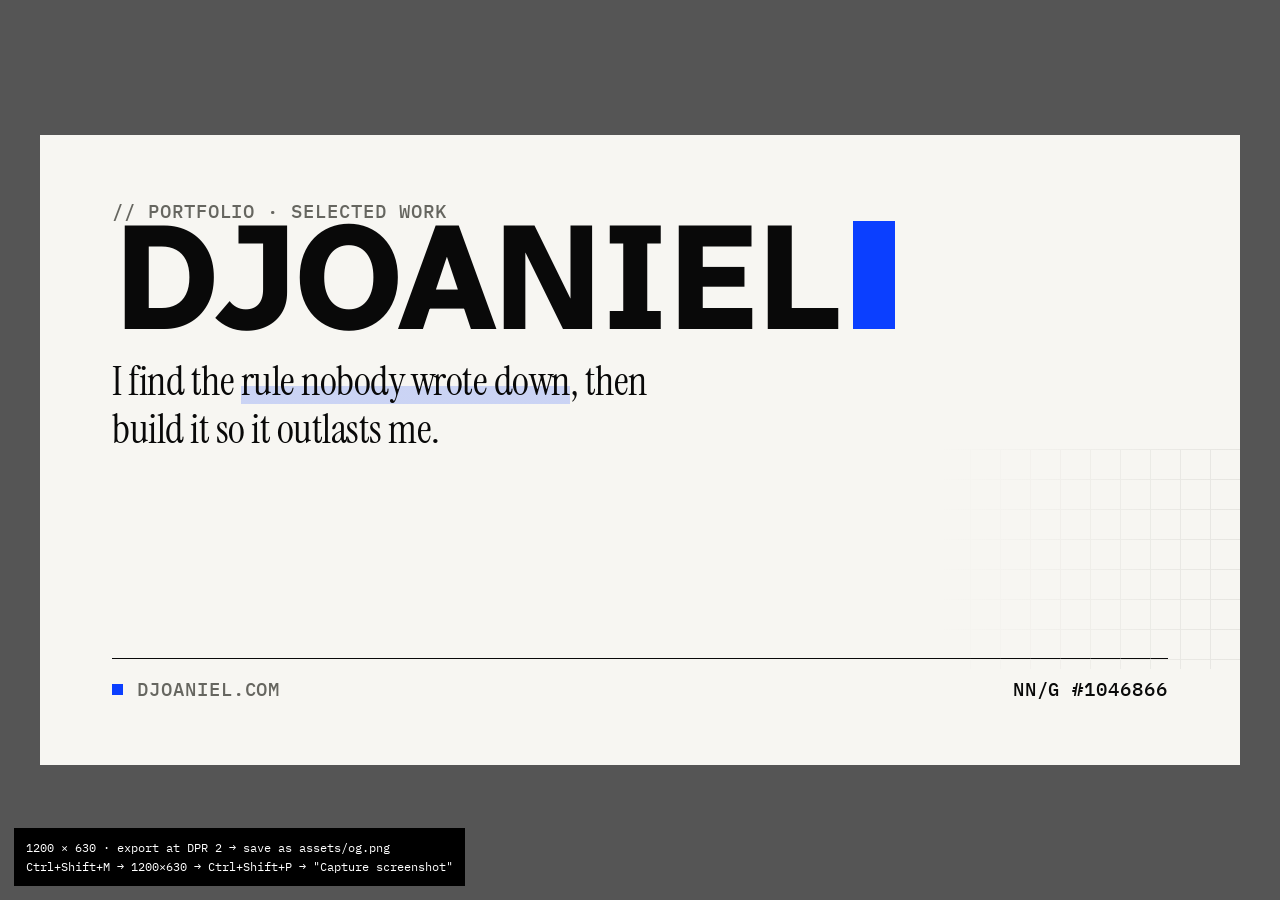
<file: og.html>
<!DOCTYPE html>
<html lang="en">
<head>
<meta charset="utf-8">
<title>OG image source — 1200×630</title>
<link rel="preconnect" href="https://fonts.googleapis.com">
<link rel="preconnect" href="https://fonts.gstatic.com" crossorigin>
<link href="https://fonts.googleapis.com/css2?family=Instrument+Serif&family=Radio+Canada:wght@400;700&family=IBM+Plex+Mono:wght@400;500&display=swap" rel="stylesheet">
<style>
/* ======================================================================
   OG IMAGE SOURCE — not a page, a plate.
   The link preview is the first design anyone sees, and it is the only
   surface where the site cannot render itself. So it is built here in
   the real system and exported once.

   TO EXPORT (one minute, once):
     1. Open this file in Chrome.
     2. DevTools → ⋮ → More tools → Rendering isn't needed; instead use
        Device Toolbar (Ctrl+Shift+M) → Responsive → 1200 × 630 → DPR 2.
     3. Ctrl+Shift+P → "Capture screenshot".
     4. Save as  assets/og.png
   The og:image tags on every page already point at that path.
   ====================================================================== */
:root{
  --ink:rgb(9,9,9); --paper:rgb(247,246,242); --line:rgb(214,213,208);
  --muted:rgb(102,102,96); --accent:rgb(11,63,255); --accent-rgb:11,63,255;
  --operator-orange:rgb(243,142,32); --state-operator:var(--operator-orange); --state-operator-rgb:243,142,32;
}
*{box-sizing:border-box;margin:0}
body{background:#555;display:grid;place-items:center;min-height:100vh;font-family:"Radio Canada",sans-serif}
.plate{
  width:1200px;height:630px;background:var(--paper);color:var(--ink);
  padding:64px 72px;display:grid;grid-template-rows:auto 1fr auto;
  position:relative;overflow:hidden;
}
.eyebrow{
  font-family:"IBM Plex Mono",monospace;font-size:19px;font-weight:500;
  letter-spacing:.05em;text-transform:uppercase;color:var(--muted);
}
.wm{
  font-family:"Radio Canada",sans-serif;font-weight:700;font-size:150px;line-height:.88;
  letter-spacing:-.035em;text-transform:uppercase;align-self:center;margin-top:-12px;
}
.wm::after{
  content:"";display:inline-block;width:.28em;height:.72em;background:var(--accent);
  margin-left:.09em;vertical-align:baseline;
}
.thesis{
  font-family:"Instrument Serif",serif;font-size:41px;line-height:1.18;
  letter-spacing:-.012em;max-width:30ch;margin-top:14px;
}
.thesis .mark{
  background-image:linear-gradient(transparent 60%,rgba(var(--accent-rgb),.19) 60%,rgba(var(--accent-rgb),.19) 93%,transparent 93%);
}
.foot{
  display:flex;align-items:center;gap:14px;border-top:1px solid var(--ink);padding-top:18px;
  font-family:"IBM Plex Mono",monospace;font-size:19px;font-weight:500;
  letter-spacing:.05em;text-transform:uppercase;color:var(--muted);
}
.foot .sq{width:11px;height:11px;background:var(--accent);flex:none}
.foot .r{margin-left:auto;color:var(--ink)}
/* hairline field, bottom right — the same instrument grid, quiet */
.field{position:absolute;right:0;bottom:96px;width:300px;height:220px;opacity:.5;
  background:
    repeating-linear-gradient(to right,var(--line) 0 0.667px,transparent 0.667px 30px),
    repeating-linear-gradient(to bottom,var(--line) 0 0.667px,transparent 0.667px 30px);
  -webkit-mask-image:linear-gradient(to left,#000,transparent);
          mask-image:linear-gradient(to left,#000,transparent);}
.guide{position:fixed;bottom:14px;left:14px;color:#fff;font-family:"IBM Plex Mono",monospace;
  font-size:12px;line-height:1.6;background:#000;padding:10px 12px}
@media print{.guide{display:none}}
</style>
<!-- Localhost-only accent comparison -->
<link rel="stylesheet" href="assets/local-debug.css">
<script defer src="assets/local-debug.js" data-ui="off"></script>
</head>
<body>

<div class="plate">
  <div class="eyebrow">// Portfolio · Selected work</div>
  <div>
    <h1 class="wm">Djoaniel</h1>
    <p class="thesis">I find the <span class="mark">rule nobody wrote down</span>, then build it so it outlasts me.</p>
  </div>
  <div class="foot">
    <span class="sq"></span>
    <span>djoaniel.com</span>
    <span class="r">NN/g #1046866</span>
  </div>
  <div class="field"></div>
</div>

<div class="guide">
  1200 × 630 · export at DPR 2 → save as assets/og.png<br>
  Ctrl+Shift+M → 1200×630 → Ctrl+Shift+P → "Capture screenshot"
</div>

</body>
</html>
</file>
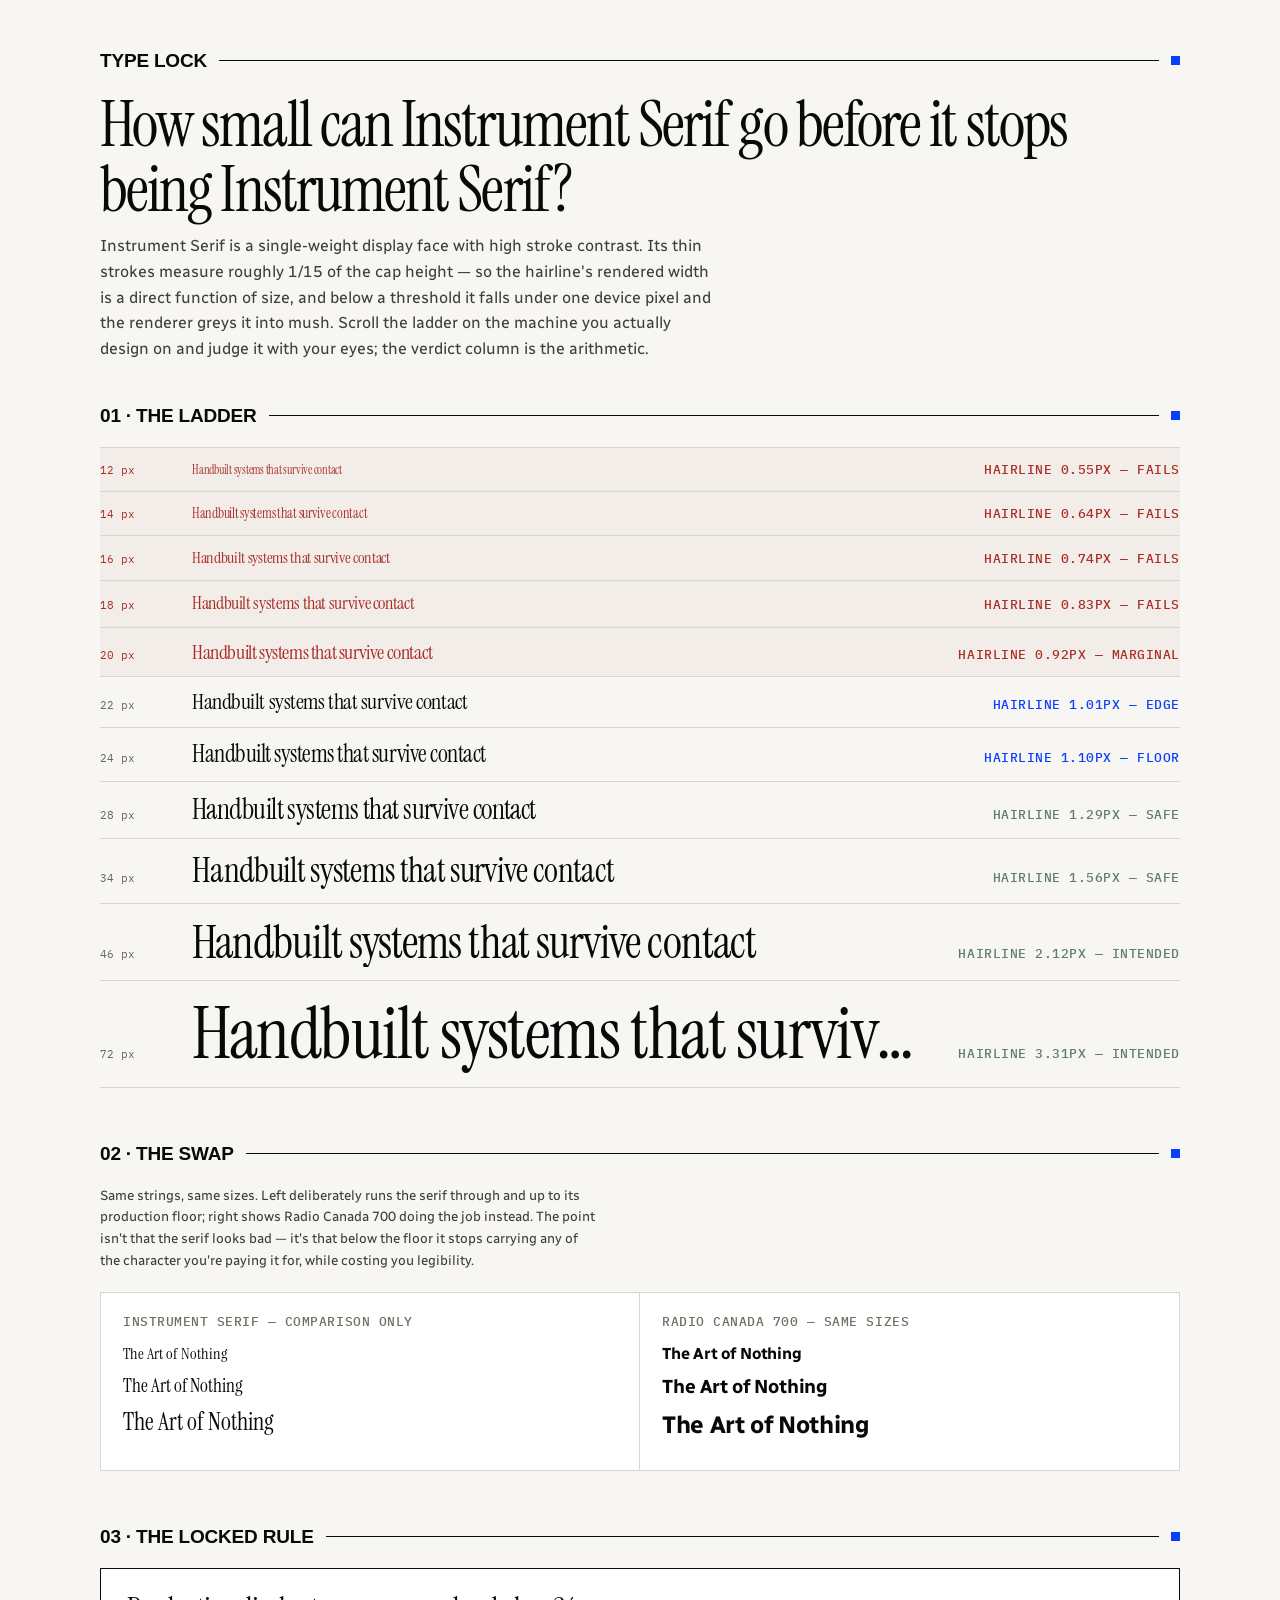
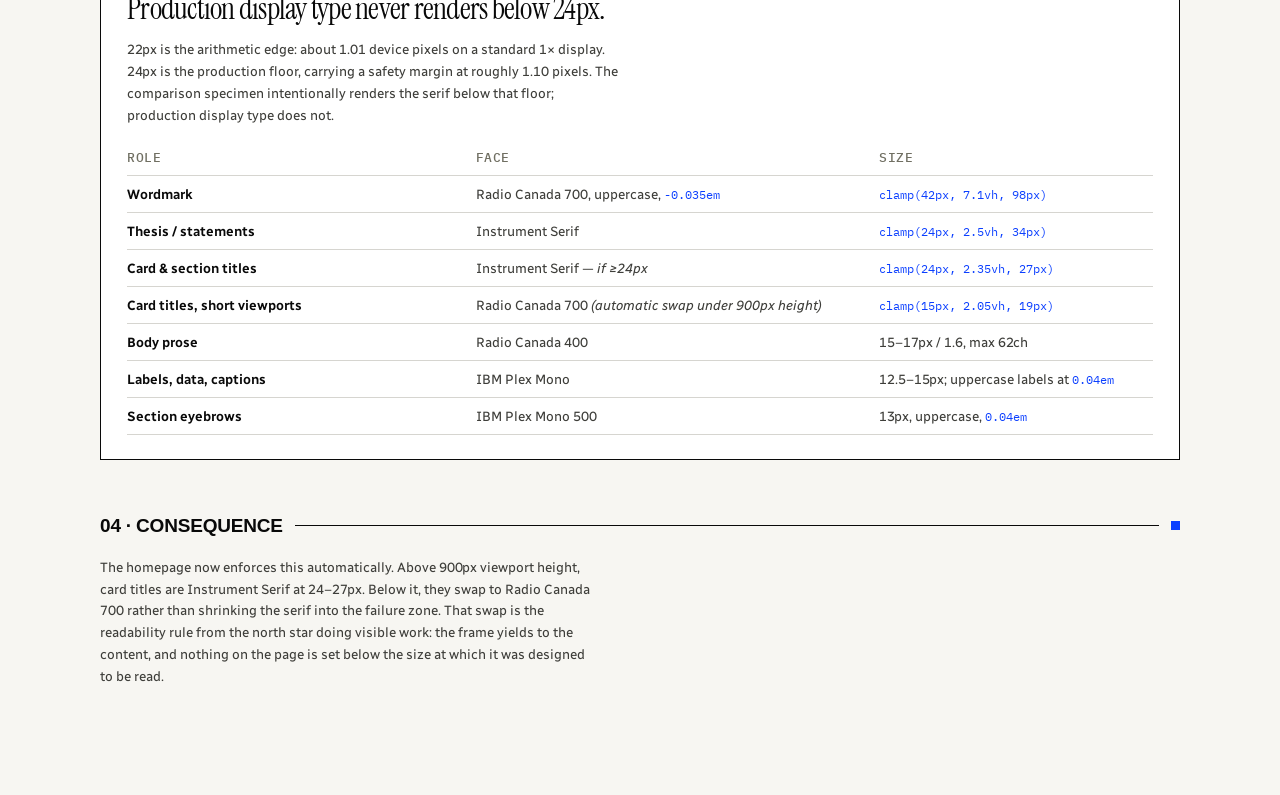
<file: type-lock.html>
<!DOCTYPE html>
<html lang="en">
<head>
<meta charset="utf-8">
<meta name="viewport" content="width=device-width,initial-scale=1">
<link rel="icon" href="favicon.svg" type="image/svg+xml">
<title>Type lock — Instrument Serif floor test</title>
<link rel="preconnect" href="https://fonts.googleapis.com">
<link rel="preconnect" href="https://fonts.gstatic.com" crossorigin>
<link href="https://fonts.googleapis.com/css2?family=Instrument+Serif:ital@0;1&family=Radio+Canada:ital,wght@0,400;0,500;0,600;0,700;1,400&family=IBM+Plex+Mono:wght@400;500;600&display=swap" rel="stylesheet">
<style>
:root{
  --ink:rgb(9,9,9);--body:rgb(62,62,58);--muted:rgb(102,102,96);--faint:rgb(112,111,98);
  --line:rgb(214,213,208);--paper:rgb(247,246,242);--white:rgb(255,255,255);
  --accent:rgb(11,63,255);--null:rgb(169,46,38);--ok:oklch(0.56 0.05 155);
  --operator-orange:rgb(243,142,32);--state-operator:var(--operator-orange);
  --state-operator-rgb:243,142,32;--data-null:var(--null);--data-ok:var(--ok);
  --serif:"Instrument Serif",Georgia,serif;
  --sans:"Radio Canada",system-ui,sans-serif;
  --mono:"IBM Plex Mono",monospace;
  --hair:0.667px solid var(--line);
}
*{box-sizing:border-box}
body{margin:0;background:var(--paper);color:var(--ink);font-family:var(--sans);
  -webkit-font-smoothing:antialiased;padding:clamp(20px,4vw,64px)}
.w{max-width:1080px;margin:0 auto}
.eb{font-family:Anybody,sans-serif;font-weight:900;font-size:19px;line-height:1;
  text-transform:uppercase;letter-spacing:-.01em}
.srule{display:flex;align-items:center;gap:12px;margin:0 0 22px}
.srule .ln{height:1px;background:var(--ink);flex:1}
.srule .sq{width:9px;height:9px;background:var(--accent)}
h1{font-family:var(--serif);font-weight:400;font-size:clamp(34px,5vw,64px);
  line-height:1.02;letter-spacing:-.03em;margin:0 0 10px}
.lede{font-size:16px;line-height:1.62;color:var(--body);max-width:62ch;margin:0 0 44px}
section{margin:0 0 56px}
/* MONO LOCK, obeyed here first: uppercase mono never below 12.5px, tracking
   never above .05em, weight 500. This page argues the rule; it had been the
   worst offender against it — 9px uppercase tracked to .15em, four times. */
.k{font-family:var(--mono);font-size:13px;font-weight:500;letter-spacing:.04em;
  text-transform:uppercase;color:var(--faint)}

/* ---- ladder ---- */
.lad{border-top:var(--hair)}
.rung{display:grid;grid-template-columns:74px 1fr 224px;gap:18px;align-items:baseline;
  padding:13px 0;border-bottom:var(--hair)}
.rung .sz{font-family:var(--mono);font-size:11px;color:var(--muted);font-variant-numeric:tabular-nums}
/* THE LADDER RENDERS ITS OWN NUMBERS. --s is the single source per rung: the
   CSS sizes the specimen from it and the script writes the label and the
   hairline from it. Before this, .sp declared no font-size at all, so every
   rung inherited 16px — eleven identical rows under a lede telling you to
   judge them with your eyes. A page that measures type could not measure. */
.rung .sp{font-family:var(--serif);font-size:var(--s,16px);font-weight:400;line-height:1.1;letter-spacing:-.02em;
  color:var(--ink);overflow:hidden;white-space:nowrap;text-overflow:ellipsis}
.rung .vd{font-family:var(--mono);font-size:13px;font-weight:500;letter-spacing:.04em;
  text-transform:uppercase;text-align:right}
.fail .sz,.fail .sp{color:var(--null)}
.fail .vd{color:var(--null)}
.edge .vd{color:var(--accent)}
.pass .vd{color:var(--ok)}
.zone{background:rgba(169,46,38,.045)}

/* ---- side by side ---- */
.cmp{display:grid;grid-template-columns:1fr 1fr;gap:0;border:var(--hair);background:var(--white)}
.cmp > div{padding:20px 22px}
.cmp > div:first-child{border-right:var(--hair)}
.cmp .lbl{font-family:var(--mono);font-size:13px;font-weight:500;letter-spacing:.04em;
  text-transform:uppercase;color:var(--faint);margin-bottom:14px}
.cmp p{margin:0 0 12px}
.s16{font-family:var(--serif);font-size:16px;line-height:1.2}
.s19{font-family:var(--serif);font-size:19px;line-height:1.16}
.s24{font-family:var(--serif);font-size:24px;line-height:1.1}
.r16{font-family:var(--sans);font-weight:700;font-size:16px;line-height:1.24;letter-spacing:-.012em}
.r19{font-family:var(--sans);font-weight:700;font-size:19px;line-height:1.2;letter-spacing:-.012em}
.r24{font-family:var(--sans);font-weight:700;font-size:24px;line-height:1.16;letter-spacing:-.015em}

/* ---- rule box ---- */
.rule{border:1px solid var(--ink);background:var(--white);padding:24px 26px}
.rule h2{font-family:var(--serif);font-weight:400;font-size:30px;line-height:1.06;
  letter-spacing:-.025em;margin:0 0 14px}
table{width:100%;border-collapse:collapse;font-size:13.5px}
th{font-family:var(--mono);font-size:13px;letter-spacing:.04em;text-transform:uppercase;
  color:var(--faint);text-align:left;font-weight:500;padding:0 0 9px;border-bottom:var(--hair)}
td{padding:10px 0;border-bottom:var(--hair);color:var(--body);vertical-align:top}
td:first-child{color:var(--ink);font-weight:600;width:34%}
td code{font-family:var(--mono);font-size:11.5px;color:var(--accent)}
.note{font-size:13.5px;line-height:1.62;color:var(--body);max-width:62ch}
@media (max-width:720px){.cmp{grid-template-columns:1fr}.cmp>div:first-child{border-right:0;border-bottom:var(--hair)}
  .rung{grid-template-columns:58px 1fr;}.rung .vd{grid-column:1/-1;text-align:left}}
</style>
<!-- Localhost-only accent comparison -->
<link rel="stylesheet" href="assets/local-debug.css">
<script defer src="assets/local-debug.js"></script>
</head>
<body>
<div class="w">

  <div class="srule"><span class="eb">Type lock</span><span class="ln"></span><span class="sq"></span></div>
  <h1>How small can Instrument Serif go before it stops being Instrument Serif?</h1>
  <p class="lede">Instrument Serif is a single-weight display face with high stroke contrast. Its thin strokes measure roughly 1/15 of the cap height — so the hairline's rendered width is a direct function of size, and below a threshold it falls under one device pixel and the renderer greys it into mush. Scroll the ladder on the machine you actually design on and judge it with your eyes; the verdict column is the arithmetic.</p>

  <section>
    <div class="srule"><span class="eb">01 · The ladder</span><span class="ln"></span><span class="sq"></span></div>
    <div class="lad">
      <div class="rung fail zone" style="--s:12px" data-verdict="fails"><span class="sz"></span><span class="sp">Handbuilt systems that survive contact</span><span class="vd"></span></div>
      <div class="rung fail zone" style="--s:14px" data-verdict="fails"><span class="sz"></span><span class="sp">Handbuilt systems that survive contact</span><span class="vd"></span></div>
      <div class="rung fail zone" style="--s:16px" data-verdict="fails"><span class="sz"></span><span class="sp">Handbuilt systems that survive contact</span><span class="vd"></span></div>
      <div class="rung fail zone" style="--s:18px" data-verdict="fails"><span class="sz"></span><span class="sp">Handbuilt systems that survive contact</span><span class="vd"></span></div>
      <div class="rung fail zone" style="--s:20px" data-verdict="marginal"><span class="sz"></span><span class="sp">Handbuilt systems that survive contact</span><span class="vd"></span></div>
      <div class="rung edge" style="--s:22px" data-verdict="edge"><span class="sz"></span><span class="sp">Handbuilt systems that survive contact</span><span class="vd"></span></div>
      <div class="rung edge" style="--s:24px" data-verdict="floor"><span class="sz"></span><span class="sp">Handbuilt systems that survive contact</span><span class="vd"></span></div>
      <div class="rung pass" style="--s:28px" data-verdict="safe"><span class="sz"></span><span class="sp">Handbuilt systems that survive contact</span><span class="vd"></span></div>
      <div class="rung pass" style="--s:34px" data-verdict="safe"><span class="sz"></span><span class="sp">Handbuilt systems that survive contact</span><span class="vd"></span></div>
      <div class="rung pass" style="--s:46px" data-verdict="intended"><span class="sz"></span><span class="sp">Handbuilt systems that survive contact</span><span class="vd"></span></div>
      <div class="rung pass" style="--s:72px" data-verdict="intended"><span class="sz"></span><span class="sp">Handbuilt systems that survive contact</span><span class="vd"></span></div>
    </div>
  </section>

  <section>
    <div class="srule"><span class="eb">02 · The swap</span><span class="ln"></span><span class="sq"></span></div>
    <p class="note" style="margin:0 0 20px">Same strings, same sizes. Left deliberately runs the serif through and up to its production floor; right shows Radio Canada 700 doing the job instead. The point isn't that the serif looks bad — it's that below the floor it stops carrying any of the character you're paying it for, while costing you legibility.</p>
    <div class="cmp">
      <div>
        <div class="lbl">Instrument Serif — comparison only</div>
        <p class="s16">The Art of Nothing</p>
        <p class="s19">The Art of Nothing</p>
        <p class="s24">The Art of Nothing</p>
      </div>
      <div>
        <div class="lbl">Radio Canada 700 — same sizes</div>
        <p class="r16">The Art of Nothing</p>
        <p class="r19">The Art of Nothing</p>
        <p class="r24">The Art of Nothing</p>
      </div>
    </div>
  </section>

  <section>
    <div class="srule"><span class="eb">03 · The locked rule</span><span class="ln"></span><span class="sq"></span></div>
    <div class="rule">
      <h2>Production display type never renders below 24px.</h2>
      <p class="note" style="margin:0 0 22px">22px is the arithmetic edge: about 1.01 device pixels on a standard 1× display. 24px is the production floor, carrying a safety margin at roughly 1.10 pixels. The comparison specimen intentionally renders the serif below that floor; production display type does not.</p>
      <table>
        <tr><th>Role</th><th>Face</th><th>Size</th></tr>
        <tr><td>Wordmark</td><td>Radio Canada 700, uppercase, <code>-0.035em</code></td><td><code>clamp(42px, 7.1vh, 98px)</code></td></tr>
        <tr><td>Thesis / statements</td><td>Instrument Serif</td><td><code>clamp(24px, 2.5vh, 34px)</code></td></tr>
        <tr><td>Card &amp; section titles</td><td>Instrument Serif — <em>if ≥24px</em></td><td><code>clamp(24px, 2.35vh, 27px)</code></td></tr>
        <tr><td>Card titles, short viewports</td><td>Radio Canada 700 <em>(automatic swap under 900px height)</em></td><td><code>clamp(15px, 2.05vh, 19px)</code></td></tr>
        <tr><td>Body prose</td><td>Radio Canada 400</td><td>15–17px / 1.6, max 62ch</td></tr>
        <tr><td>Labels, data, captions</td><td>IBM Plex Mono</td><td>12.5–15px; uppercase labels at <code>0.04em</code></td></tr>
        <tr><td>Section eyebrows</td><td>IBM Plex Mono 500</td><td>13px, uppercase, <code>0.04em</code></td></tr>
      </table>
    </div>
  </section>

  <section>
    <div class="srule"><span class="eb">04 · Consequence</span><span class="ln"></span><span class="sq"></span></div>
    <p class="note">The homepage now enforces this automatically. Above 900px viewport height, card titles are Instrument Serif at 24–27px. Below it, they swap to Radio Canada 700 rather than shrinking the serif into the failure zone. That swap is the readability rule from the north star doing visible work: the frame yields to the content, and nothing on the page is set below the size at which it was designed to be read.</p>
  </section>

</div>

<script>
(function(){
  'use strict';
  /* Hairline as a fraction of the em: cap height (~0.70) over the 1/15 stroke
     ratio quoted in the lede. Reproduces every figure this page used to state
     by hand — 12px→0.55, 24px→1.10, 72px→3.31. */
  var HAIRLINE_EM = 0.046;
  Array.prototype.forEach.call(document.querySelectorAll(".rung"), function (r) {
    var s = parseFloat(getComputedStyle(r).getPropertyValue("--s"));
    if (!s) return;
    r.querySelector(".sz").textContent = s + " px";
    r.querySelector(".vd").textContent =
      "Hairline " + (s * HAIRLINE_EM).toFixed(2) + "px — " + r.dataset.verdict;
  });
})();
</script>
</body>
</html>
</file>
<file: assets/local-debug.css>
/* Local/preview debug console. Markup and overlays are injected by local-debug.js. */
.debug-accent,
.debug-accent *,
.debug-overlay-layer,
.debug-overlay-layer *{
  box-sizing:border-box;
}

.debug-accent{
  position:fixed;
  right:max(12px,env(safe-area-inset-right));
  bottom:max(12px,env(safe-area-inset-bottom));
  z-index:2147483647;
  width:min(340px,calc(100% - 24px));
  max-height:calc(100dvh - 24px);
  border:1px solid var(--ink-900,#090909);
  background:var(--paper,#F7F6F2);
  color:var(--text-primary,#090909);
  box-shadow:4px 4px 0 rgba(9,9,9,.16);
  font-family:var(--font-mono,ui-monospace,"SFMono-Regular",Consolas,monospace);
}
.debug-accent[open]{display:flex;flex-direction:column}
.debug-accent:not([open]){width:auto;min-width:218px}

.debug-accent summary{
  display:grid;
  grid-template-columns:auto minmax(0,1fr) auto auto;
  align-items:center;
  gap:8px;
  min-height:34px;
  padding:8px 10px;
  cursor:pointer;
  list-style:none;
  background:var(--paper,#F7F6F2);
  font-size:10.5px;
  font-weight:600;
  letter-spacing:.08em;
  line-height:1.2;
  text-transform:uppercase;
}
.debug-accent summary::-webkit-details-marker{display:none}
.debug-accent summary::before{content:'+';font-size:13px;line-height:1}
.debug-accent[open] summary::before{content:'\2212'}
.debug-accent .debug-summary-state{
  min-width:0;
  overflow:hidden;
  color:var(--text-muted,#666660);
  font-weight:400;
  text-align:right;
  text-overflow:ellipsis;
  white-space:nowrap;
}
.debug-accent .debug-live-swatch{
  width:8px;
  height:8px;
  background:var(--accent);
}

.debug-panel-body{
  min-height:0;
  overflow-y:auto;
  overscroll-behavior:contain;
  border-top:1px solid var(--line,#D6D5D0);
  scrollbar-gutter:stable;
}
.debug-section{
  padding:10px;
  border-bottom:1px solid var(--line,#D6D5D0);
}
.debug-section:last-child{border-bottom:0}
.debug-section h2,
.debug-accent-fieldset legend{
  margin:0;
  padding:0 0 8px;
  color:var(--text-muted,#666660);
  font:500 9.5px/1.2 var(--font-mono,ui-monospace,monospace);
  letter-spacing:.08em;
  text-transform:uppercase;
}

.debug-switches{display:grid;gap:3px}
.debug-switch{
  display:grid;
  grid-template-columns:14px minmax(0,1fr) auto;
  align-items:center;
  gap:8px;
  min-height:36px;
  padding:6px;
  border:1px solid transparent;
  cursor:pointer;
}
.debug-switch:hover{border-color:var(--line,#D6D5D0);background:var(--white,#FFF)}
.debug-switch:has(input:checked){border-color:var(--accent);background:var(--white,#FFF)}
.debug-switch input{width:13px;height:13px;margin:0;accent-color:var(--accent)}
.debug-switch span{display:flex;align-items:baseline;justify-content:space-between;gap:8px;min-width:0}
.debug-switch b{font-size:10.5px;font-weight:600}
.debug-switch small{
  overflow:hidden;
  color:var(--text-muted,#666660);
  font-size:9.5px;
  font-weight:400;
  text-overflow:ellipsis;
  white-space:nowrap;
}
.debug-switch output{
  min-width:32px;
  color:var(--text-muted,#666660);
  font-size:9.5px;
  text-align:right;
}

.debug-tone-key{
  display:flex;
  flex-wrap:wrap;
  gap:12px;
  padding:9px 6px 0 28px;
  color:var(--text-muted,#666660);
  font-size:9px;
}
.debug-tone-key span{display:flex;align-items:center;gap:5px}
.debug-tone-key i{width:7px;height:7px}
.debug-tone-key .accent{background:var(--accent)}
.debug-tone-key .operator{background:var(--state-operator,rgb(243,142,32))}
.debug-tone-key .null{background:var(--data-null,rgb(169,46,38))}
.debug-tone-key .ok{background:var(--data-ok,oklch(0.56 0.05 155))}

.debug-accent-fieldset{display:grid;gap:3px;margin:0;padding:0;border:0}
.debug-accent-option{
  display:grid;
  grid-template-columns:14px 10px minmax(0,1fr);
  align-items:center;
  gap:8px;
  min-height:34px;
  padding:6px;
  border:1px solid transparent;
  cursor:pointer;
  font-size:10.5px;
}
.debug-accent-option:hover{border-color:var(--line,#D6D5D0);background:var(--white,#FFF)}
.debug-accent-option:has(input:checked){border-color:var(--accent);background:var(--white,#FFF)}
.debug-accent-option input{width:13px;height:13px;margin:0;accent-color:var(--accent)}
.debug-accent-option .debug-chip{width:10px;height:10px}
.debug-accent-option .debug-option{
  display:flex;
  align-items:baseline;
  justify-content:space-between;
  gap:12px;
  min-width:0;
}
.debug-accent-option b{font-weight:600}
.debug-accent-option code{
  color:var(--text-muted,#666660);
  font:inherit;
  white-space:nowrap;
}

.debug-contrast{
  display:grid;
  gap:4px;
  margin-top:9px;
  padding-top:9px;
  border-top:1px dashed var(--line,#D6D5D0);
}
.debug-contrast div{display:flex;align-items:baseline;justify-content:space-between;gap:10px}
.debug-contrast span{color:var(--text-muted,#666660);font-size:9.5px}
.debug-contrast code{font:600 9.5px/1.2 var(--font-mono,ui-monospace,monospace);white-space:nowrap}

.debug-session p{
  margin:0 0 9px;
  color:var(--text-muted,#666660);
  font-size:9.5px;
  line-height:1.4;
}
.debug-actions{display:grid;grid-template-columns:1fr 1fr;gap:5px}
.debug-actions button{
  min-height:32px;
  padding:6px 8px;
  border:1px solid var(--line,#D6D5D0);
  border-radius:0;
  background:var(--white,#FFF);
  color:var(--text-primary,#090909);
  cursor:pointer;
  font:500 9.5px/1.2 var(--font-mono,ui-monospace,monospace);
  letter-spacing:.02em;
}
.debug-actions button:hover{border-color:var(--ink-700,#3E3E3A);color:var(--text-primary,#090909)}
.debug-actions button:focus-visible{border-color:var(--ink-700,#3E3E3A);color:var(--text-primary,#090909);
  outline:2px solid var(--accent);outline-offset:2px}
.debug-actions button[data-debug-action="reset"]{grid-column:1/-1}
.debug-copy-status{
  min-height:14px;
  margin:7px 0 0!important;
  color:var(--text-primary,#090909)!important;
  text-align:right;
}
.debug-copy-fallback{
  position:fixed;
  left:-9999px;
  top:0;
  width:1px;
  height:1px;
}
.debug-colour-probe{
  position:fixed;
  left:-9999px;
  top:0;
  visibility:hidden;
}

.debug-overlay-layer{
  position:fixed;
  inset:0;
  z-index:2147483646;
  display:none;
  pointer-events:none;
}
.debug-overlay-layer.has-grid,
.debug-overlay-layer:has(.debug-overlay-markers:not(:empty)){display:block}
.debug-overlay-layer.has-grid{
  background-image:
    linear-gradient(rgba(var(--accent-rgb,11,63,255),.09) 1px,transparent 1px),
    linear-gradient(90deg,rgba(var(--accent-rgb,11,63,255),.09) 1px,transparent 1px),
    linear-gradient(rgba(var(--accent-rgb,11,63,255),.18) 1px,transparent 1px),
    linear-gradient(90deg,rgba(var(--accent-rgb,11,63,255),.18) 1px,transparent 1px);
  background-size:8px 8px,8px 8px,24px 24px,24px 24px;
}
.debug-overlay-markers{position:absolute;inset:0}
.debug-focus-marker{
  position:fixed;
  z-index:2;
  min-width:17px;
  height:17px;
  padding:1px 3px;
  transform:translate(-5px,-5px);
  border:1px solid var(--ink-900,#090909);
  background:var(--accent);
  color:#FFF;
  font:600 9px/13px ui-monospace,monospace;
  text-align:center;
}
.debug-target-marker{
  position:fixed;
  z-index:1;
  border:2px solid;
  background:transparent;
}
.debug-target-marker.pass{border-color:rgba(59,105,78,.72)}
.debug-target-marker.fail{border-color:rgba(169,46,38,.9);background:rgba(169,46,38,.08)}

html[data-debug-layout] .debug-layout-target{
  outline:1px solid rgba(var(--accent-rgb,11,63,255),.38)!important;
  outline-offset:-1px;
}
html[data-debug-overflow] .debug-overflow-x{
  outline:3px solid rgba(169,46,38,.9)!important;
  outline-offset:-3px;
}
html[data-debug-overflow] .debug-overflow-y{
  box-shadow:inset 0 0 0 3px rgba(214,139,48,.88)!important;
}
html[data-debug-tones] [data-debug-tone~="accent"]{
  box-shadow:inset 0 0 0 3px rgba(var(--accent-rgb,11,63,255),.72),0 0 0 2px rgba(var(--accent-rgb,11,63,255),.25)!important;
}
html[data-debug-tones] [data-debug-tone~="operator"]{
  box-shadow:inset 0 0 0 3px rgba(var(--state-operator-rgb,243,142,32),.72),0 0 0 2px rgba(var(--state-operator-rgb,243,142,32),.25)!important;
}
html[data-debug-tones] [data-debug-tone~="null"]{
  outline:3px solid rgba(169,46,38,.82)!important;
  outline-offset:2px;
}
html[data-debug-tones] [data-debug-tone~="ok"]{
  border-color:rgb(59,105,78)!important;
  box-shadow:inset 0 0 0 3px rgba(59,105,78,.66)!important;
}

@media (max-width:400px){
  .debug-accent[open]{
    left:max(8px,env(safe-area-inset-left));
    right:max(8px,env(safe-area-inset-right));
    bottom:max(8px,env(safe-area-inset-bottom));
    width:auto;
    max-height:calc(100dvh - 16px);
  }
  .debug-accent:not([open]){
    right:max(8px,env(safe-area-inset-right));
    bottom:max(8px,env(safe-area-inset-bottom));
    width:auto;
    min-width:218px;
  }
}

@media print{
  .debug-accent,.debug-overlay-layer{display:none!important}
}
</file>
